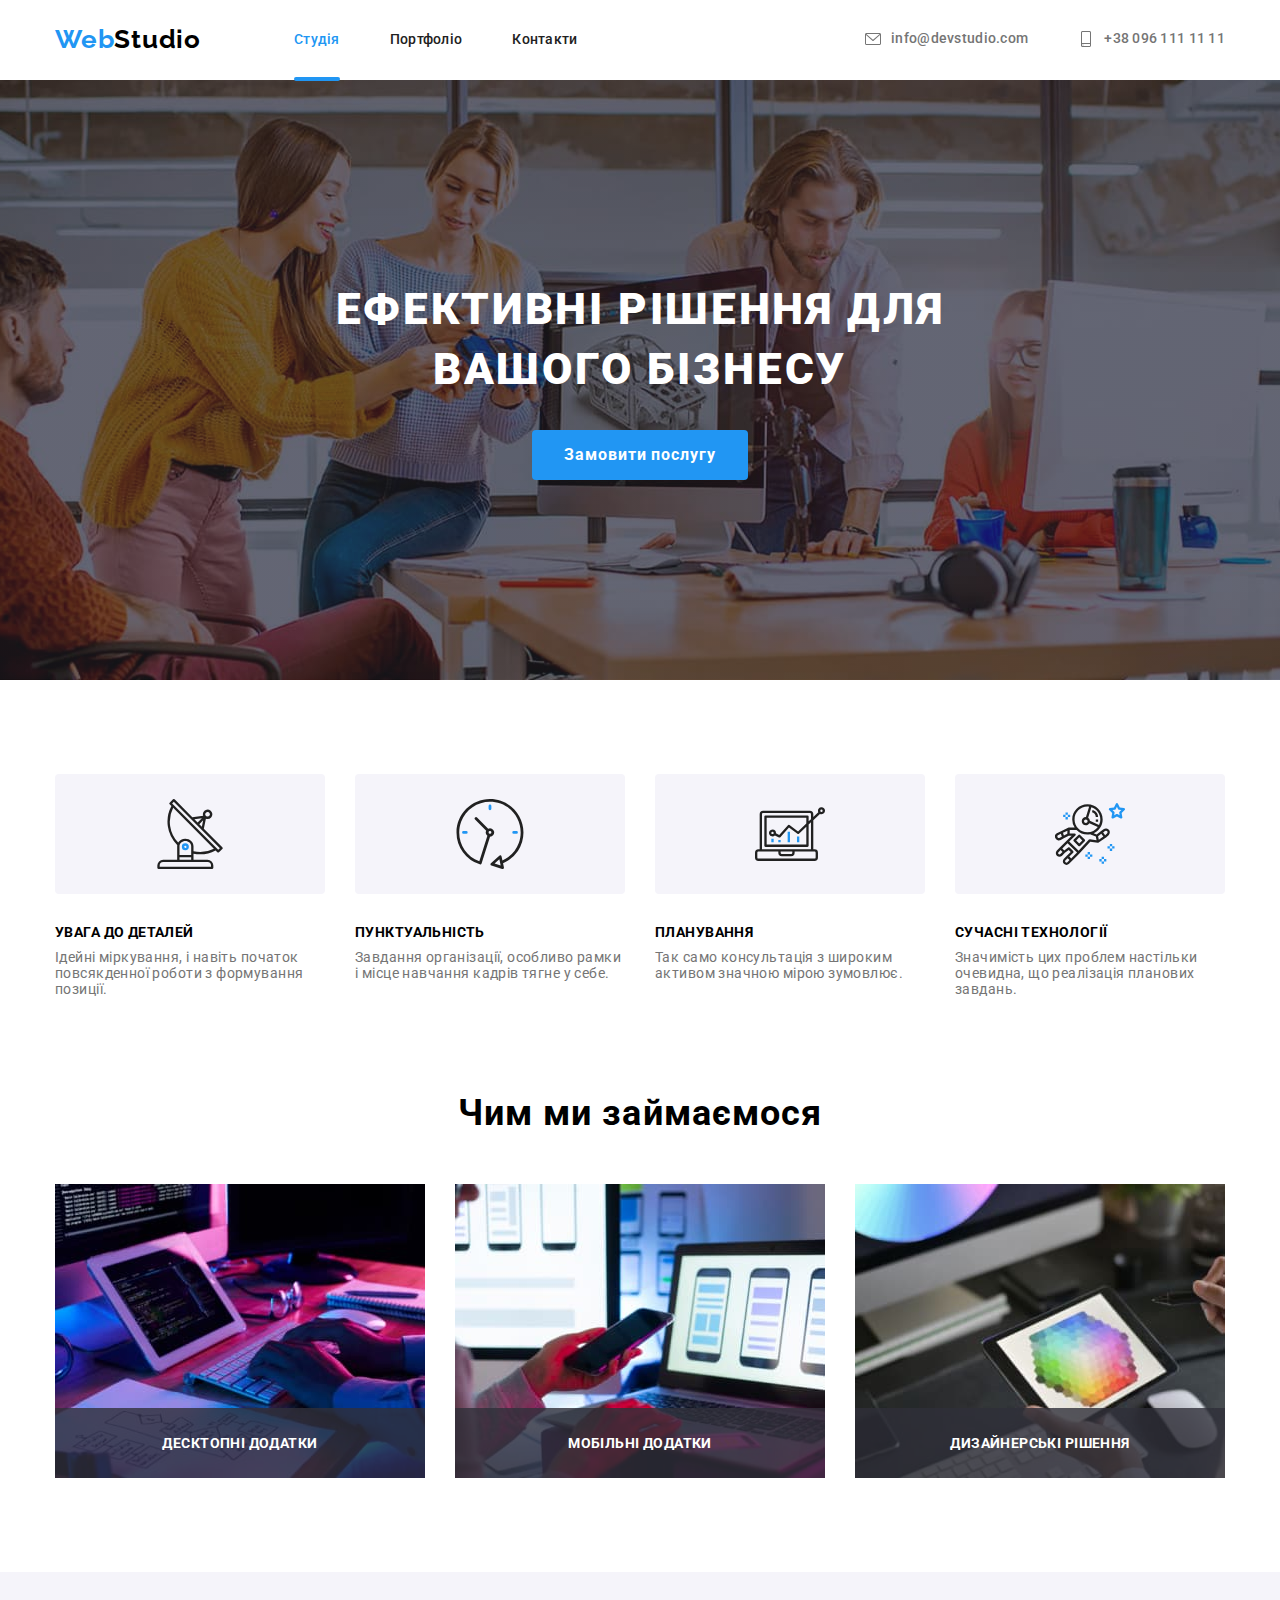
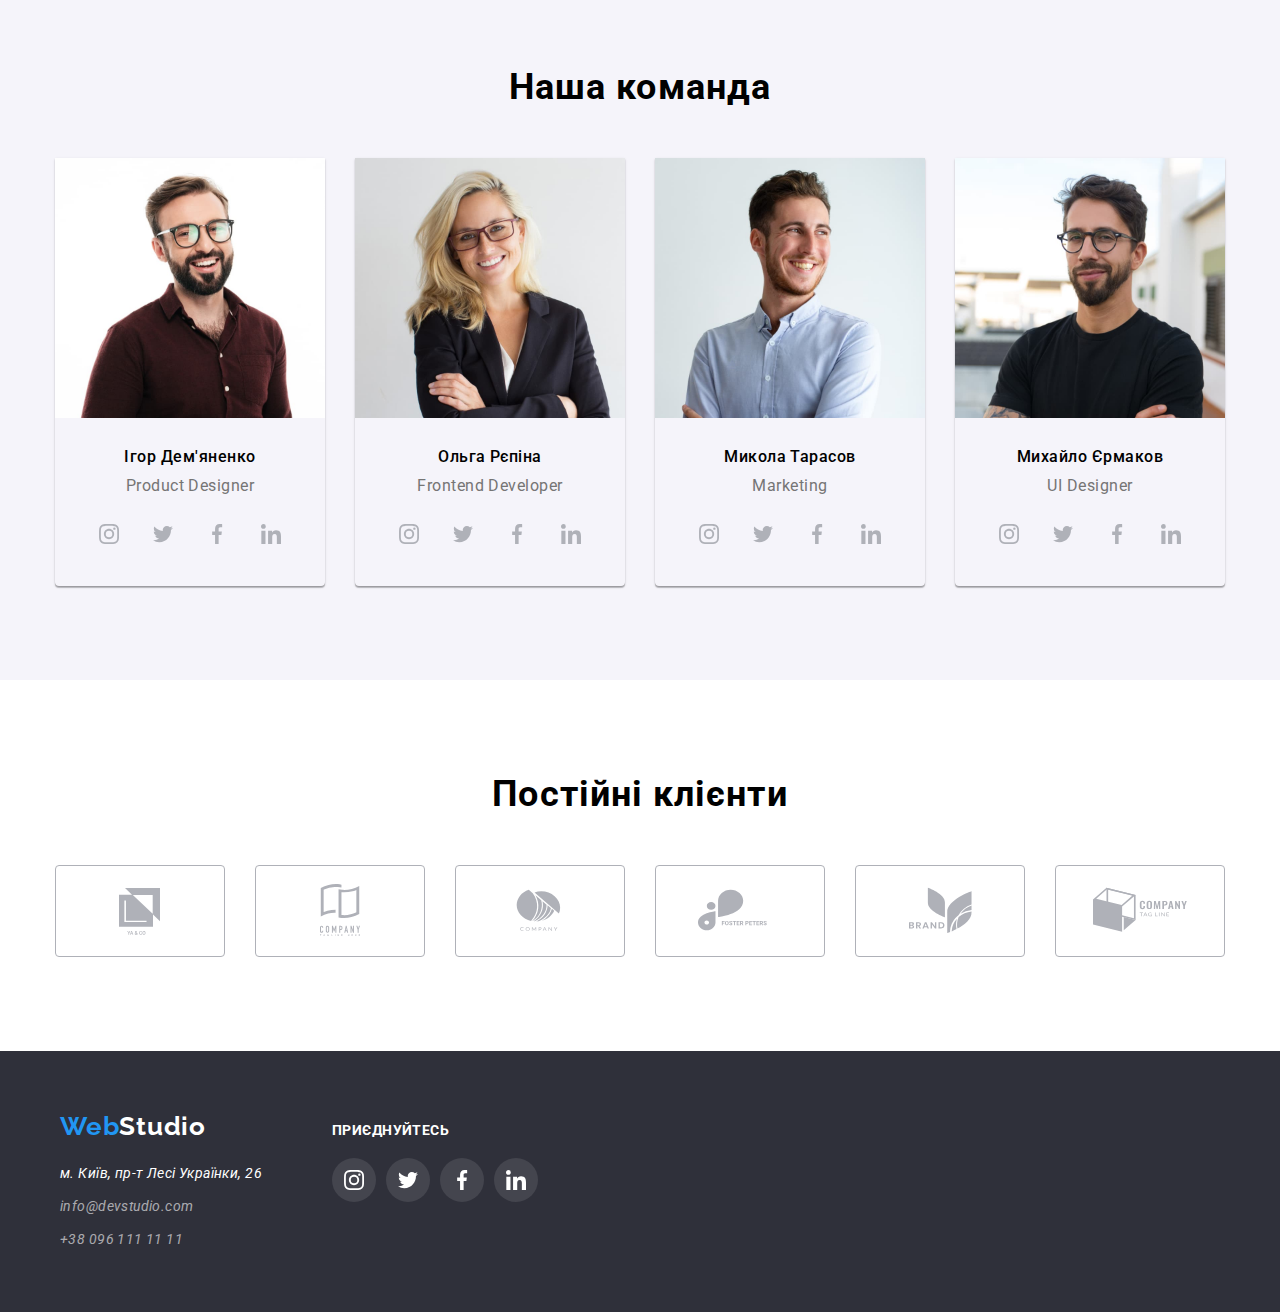
<file: index.html>
<!DOCTYPE html>
<html lang="uk">
  <head>
    <meta charset="UTF-8" />
    <meta http-equiv="X-UA-Compatible" content="IE=edge" />
    <meta name="viewport" content="width=device-width, initial-scale=1.0" />
    <title>WebStudio</title>
    <link
      href="https://cdn.jsdelivr.net/npm/modern-normalize@2.0.0/modern-normalize.min.css"
      rel="stylesheet"
    />
    <link rel="stylesheet" href="./styles-css/style.css" />
    <link rel="preconnect" href="https://fonts.googleapis.com" />
    <link rel="preconnect" href="https://fonts.gstatic.com" crossorigin />
    <link
      href="https://fonts.googleapis.com/css2?family=Raleway:wght@700&family=Roboto:wght@400;500;700;900&display=swap"
      rel="stylesheet"
    />
  </head>
  <body>
    <header class="header">
      <div class="container">
        <a class="logo-header link" href="./index.html"
          >Web<span class="header-logo-atribute">Studio</span></a
        >
        <nav class="header-nav">
          <ul class="header-nav-list list">
            <li class="header-item">
              <div class="header-adress-wrap">
                <a href="./index.html" class="header-link current">Студія</a>
              </div>
            </li>
            <li class="header-item">
              <a href="./portfolio.html" class="header-link">Портфоліо</a>
            </li>
            <li class="header-item">
              <a href="" class="header-link">Контакти</a>
            </li>
          </ul>
        </nav>
        <div class="header-contacts">
          <a href="mailto:info@devstudio.com" class="header-adress link"
            ><svg class="header-icon" width="16px" height="16px">
              <use href="./images/icons.svg#icon-mail"></use>
            </svg>
            info@devstudio.com</a
          >
          <a href="tel:+380961111111" class="header-adress link"
            ><svg class="header-icon" width="16px" height="16px">
              <use href="./images/icons.svg#icon-smartphone"></use></svg
            >+38 096 111 11 11</a
          >
        </div>
      </div>
    </header>

    <main>
      <section class="hero">
        <div class="container">
          <div class="title-container">
            <h1 class="hero-title">Ефективні рішення для вашого бізнесу</h1>
          </div>
          <button type="button" class="hero-btn" data-modal-open>
            Замовити послугу
          </button>
        </div>
      </section>
      <section class="benefits">
        <div class="container">
          <ul class="benefits-about list">
            <li class="benefits-about-item">
              <div class="benefits-thumb">
                <svg class="benefits-icon" width="70" height="70">
                  <use href="./images/icons.svg#icon-antenna"></use>
                </svg>
              </div>
              <h3 class="benefits-about-title">УВАГА ДО ДЕТАЛЕЙ</h3>
              <p class="benefits-about-text">
                Ідейні міркування, і навіть початок повсякденної роботи з
                формування позиції.
              </p>
            </li>
            <li class="benefits-about-item">
              <div class="benefits-thumb">
                <svg class="benefits-icon" width="70" height="70">
                  <use href="./images/icons.svg#icon-clock"></use>
                </svg>
              </div>
              <h3 class="benefits-about-title">ПУНКТУАЛЬНІСТЬ</h3>
              <p class="benefits-about-text">
                Завдання організації, особливо рамки і місце навчання кадрів
                тягне у себе.
              </p>
            </li>
            <li class="benefits-about-item">
              <div class="benefits-thumb">
                <svg class="benefits-icon" width="70" height="70">
                  <use href="./images/icons.svg#icon-diagram"></use>
                </svg>
              </div>
              <h3 class="benefits-about-title">ПЛАНУВАННЯ</h3>
              <p class="benefits-about-text">
                Так само консультація з широким активом значною мірою зумовлює.
              </p>
            </li>
            <li class="benefits-about-item">
              <div class="benefits-thumb">
                <svg class="benefits-icon" width="70" height="70">
                  <use href="./images/icons.svg#icon-astronaut"></use>
                </svg>
              </div>
              <h3 class="benefits-about-title">СУЧАСНІ ТЕХНОЛОГІЇ</h3>
              <p class="benefits-about-text">
                Значимість цих проблем настільки очевидна, що реалізація
                планових завдань.
              </p>
            </li>
          </ul>
        </div>
      </section>
      <section class="specialization">
        <div class="container">
          <h2 class="specialization-title">Чим ми займаємося</h2>
          <ul class="specialization-list list">
            <li class="specialization-list-item">
              <img
                src="./images/company-specialization-1.jpg"
                alt="Руки пишуть перед планшетом"
                width="370"
                height="294"
                class="specialization-list-img"
              />
              <div class="specialization-cover-box">
                <p class="specialization-cover-text">Десктопні додатки</p>
              </div>
            </li>
            <li class="specialization-list-item">
              <img
                src="./images/company-specialization-2.jpg"
                alt="Дивиться в телефон перед компьтерем"
                width="370"
                height="294"
                class="specialization-list-img"
              />
              <div class="specialization-cover-box">
                <p class="specialization-cover-text">Мобільні додатки</p>
              </div>
            </li>
            <li class="specialization-list-item">
              <img
                src="./images/company-specialization-3.jpg"
                alt="Кольорова палітра на планшеті"
                width="370"
                height="294"
                class="specialization-list-img"
              />
              <div class="specialization-cover-box">
                <p class="specialization-cover-text">Дизайнерські рішення</p>
              </div>
            </li>
          </ul>
        </div>
      </section>

      <section class="workers">
        <div class="container">
          <h2 class="workers-title">Наша команда</h2>
          <ul class="workers-list list">
            <li class="workers-member">
              <img
                src="./images/team-member-igor.jpg"
                alt="Ігор Дем'яненко"
                width="270"
                height="260"
                class="workers-member-img"
              />
              <h3 class="workers-member-title">Ігор Дем'яненко</h3>
              <p lang="en" class="workers-member-spec">Product Designer</p>
              <ul class="workers-soc-list list">
                <li class="workers-soc-item">
                  <a class="workers-member-link" href=""
                    ><svg class="workers-member-icon" width="20" height="20">
                      <use href="./images/icons.svg#icon-instagram"></use></svg
                  ></a>
                </li>
                <li class="workers-soc-item">
                  <a class="workers-member-link" href=""
                    ><svg class="workers-member-icon" width="20" height="20">
                      <use href="./images/icons.svg#icon-twitter"></use></svg
                  ></a>
                </li>
                <li class="workers-soc-item">
                  <a class="workers-member-link" href=""
                    ><svg class="workers-member-icon" width="20" height="20">
                      <use href="./images/icons.svg#icon-facebook"></use></svg
                  ></a>
                </li>
                <li class="workers-soc-item">
                  <a class="workers-member-link" href=""
                    ><svg class="workers-member-icon" width="20" height="20">
                      <use href="./images/icons.svg#icon-linkedin"></use></svg
                  ></a>
                </li>
              </ul>
            </li>
            <li class="workers-member">
              <img
                src="./images/team-member-olga.jpg"
                alt="Ольга Рєпіна"
                width="270"
                height="260"
                class="workers-member-img"
              />
              <h3 class="workers-member-title">Ольга Рєпіна</h3>
              <p lang="en" class="workers-member-spec">Frontend Developer</p>
              <ul class="workers-soc-list list">
                <li class="workers-soc-item">
                  <a class="workers-member-link" href=""
                    ><svg class="workers-member-icon" width="20" height="20">
                      <use href="./images/icons.svg#icon-instagram"></use></svg
                  ></a>
                </li>
                <li class="workers-soc-item">
                  <a class="workers-member-link" href=""
                    ><svg class="workers-member-icon" width="20" height="20">
                      <use href="./images/icons.svg#icon-twitter"></use></svg
                  ></a>
                </li>
                <li class="workers-soc-item">
                  <a class="workers-member-link" href=""
                    ><svg class="workers-member-icon" width="20" height="20">
                      <use href="./images/icons.svg#icon-facebook"></use></svg
                  ></a>
                </li>
                <li class="workers-soc-item">
                  <a class="workers-member-link" href=""
                    ><svg class="workers-member-icon" width="20" height="20">
                      <use href="./images/icons.svg#icon-linkedin"></use></svg
                  ></a>
                </li>
              </ul>
            </li>
            <li class="workers-member">
              <img
                src="./images/team-member-mukola.jpg"
                alt="Микола Тарасов"
                width="270"
                height="260"
                class="workers-member-img"
              />
              <h3 class="workers-member-title">Микола Тарасов</h3>
              <p lang="en" class="workers-member-spec">Marketing</p>
              <ul class="workers-soc-list list">
                <li class="workers-soc-item">
                  <a class="workers-member-link" href=""
                    ><svg class="workers-member-icon" width="20" height="20">
                      <use href="./images/icons.svg#icon-instagram"></use></svg
                  ></a>
                </li>
                <li class="workers-soc-item">
                  <a class="workers-member-link" href=""
                    ><svg class="workers-member-icon" width="20" height="20">
                      <use href="./images/icons.svg#icon-twitter"></use></svg
                  ></a>
                </li>
                <li class="workers-soc-item">
                  <a class="workers-member-link" href=""
                    ><svg class="workers-member-icon" width="20" height="20">
                      <use href="./images/icons.svg#icon-facebook"></use></svg
                  ></a>
                </li>
                <li class="workers-soc-item">
                  <a class="workers-member-link" href=""
                    ><svg class="workers-member-icon" width="20" height="20">
                      <use href="./images/icons.svg#icon-linkedin"></use></svg
                  ></a>
                </li>
              </ul>
            </li>
            <li class="workers-member">
              <img
                src="./images/team-member-mihaylo.jpg"
                alt="Михайло Єрмаков"
                width="270"
                height="260"
                class="workers-member-img"
              />
              <h3 class="workers-member-title">Михайло Єрмаков</h3>
              <p lang="en" class="workers-member-spec">UI Designer</p>
              <ul class="workers-soc-list list">
                <li class="workers-soc-item">
                  <a class="workers-member-link" href=""
                    ><svg class="workers-member-icon" width="20" height="20">
                      <use href="./images/icons.svg#icon-instagram"></use></svg
                  ></a>
                </li>
                <li class="workers-soc-item">
                  <a class="workers-member-link" href=""
                    ><svg class="workers-member-icon" width="20" height="20">
                      <use href="./images/icons.svg#icon-twitter"></use></svg
                  ></a>
                </li>
                <li class="workers-soc-item">
                  <a class="workers-member-link" href=""
                    ><svg class="workers-member-icon" width="20" height="20">
                      <use href="./images/icons.svg#icon-facebook"></use></svg
                  ></a>
                </li>
                <li class="workers-soc-item">
                  <a class="workers-member-link" href=""
                    ><svg class="workers-member-icon" width="20" height="20">
                      <use href="./images/icons.svg#icon-linkedin"></use></svg
                  ></a>
                </li>
              </ul>
            </li>
          </ul>
        </div>
      </section>
      <section class="clients">
        <div class="container">
          <h3 class="clients-title">Постійні клієнти</h3>
          <ul class="clients-list list">
            <li class="clients-list-item">
              <a href="" class="clients-list-link"
                ><svg class="clients-list-icon" width="106" height="106">
                  <use href="./images/icons.svg#icon-logo-1"></use></svg
              ></a>
            </li>
            <li class="clients-list-item">
              <a href="" class="clients-list-link"
                ><svg class="clients-list-icon" width="106" height="106">
                  <use href="./images/icons.svg#icon-logo-2"></use></svg
              ></a>
            </li>
            <li class="clients-list-item">
              <a href="" class="clients-list-link"
                ><svg class="clients-list-icon" width="106" height="106">
                  <use href="./images/icons.svg#icon-logo-3"></use></svg
              ></a>
            </li>
            <li class="clients-list-item">
              <a href="" class="clients-list-link"
                ><svg class="clients-list-icon" width="106" height="106">
                  <use href="./images/icons.svg#icon-logo-4"></use></svg
              ></a>
            </li>
            <li class="clients-list-item">
              <a href="" class="clients-list-link"
                ><svg class="clients-list-icon" width="106" height="106">
                  <use href="./images/icons.svg#icon-logo-5"></use></svg
              ></a>
            </li>
            <li class="clients-list-item">
              <a href="" class="clients-list-link"
                ><svg class="clients-list-icon" width="106" height="106">
                  <use href="./images/icons.svg#icon-logo-6"></use></svg
              ></a>
            </li>
          </ul>
        </div>
      </section>
    </main>

    <footer class="footer">
      <div class="footer-wrap">
        <div class="container">
          <section class="footer-contacts">
            <div class="logo-container">
              <a class="footer-logo link" href="./index.html"
                >Web<span class="footer-logo-atribute">Studio</span></a
              >
            </div>
            <ul class="footer-list list">
              <address class="footer-address link">
                <li class="footer-item">
                  <a href="" class="footer-map link"
                    >м. Київ, пр-т Лесі Українки, 26</a
                  >
                </li>
                <li class="footer-item">
                  <a href="mailto:info@devstudio.com" class="footer-link link"
                    >info@devstudio.com</a
                  >
                </li>
                <li class="footer-item">
                  <a href="tell:+380961111111" class="footer-link link"
                    >+38 096 111 11 11</a
                  >
                </li>
              </address>
            </ul>
          </section>
          <section class="footer-soc">
            <h4 class="footer-soc-title">приєднуйтесь</h4>
            <ul class="footer-soc-list list">
              <li class="footer-soc-item">
                <a class="footer-soc-link" href=""
                  ><svg class="footer-soc-icon" width="20" height="20">
                    <use href="./images/icons.svg#icon-instagram"></use></svg
                ></a>
              </li>
              <li class="footer-soc-item">
                <a class="footer-soc-link" href=""
                  ><svg class="footer-soc-icon" width="20" height="20">
                    <use href="./images/icons.svg#icon-twitter"></use></svg
                ></a>
              </li>
              <li class="footer-soc-item">
                <a class="footer-soc-link" href=""
                  ><svg class="footer-soc-icon" width="20" height="20">
                    <use href="./images/icons.svg#icon-facebook"></use></svg
                ></a>
              </li>
              <li class="footer-soc-item">
                <a class="footer-soc-link" href=""
                  ><svg class="footer-soc-icon" width="20" height="20">
                    <use href="./images/icons.svg#icon-linkedin"></use></svg
                ></a>
              </li>
            </ul>
          </section>
        </div>
      </div>
    </footer>
    <div class="backdrop is-hidden" data-modal>
      <div class="modal">
        <a href="" class="modal-close modal-link" data-modal-close>
          <svg class="modal-icon" width="18" height="18">
            <use href="./images/icons.svg#icon-close"></use>
          </svg>
        </a>
      </div>
    </div>
    <script src="./js/modal.js"></script>
  </body>
</html>
</file>
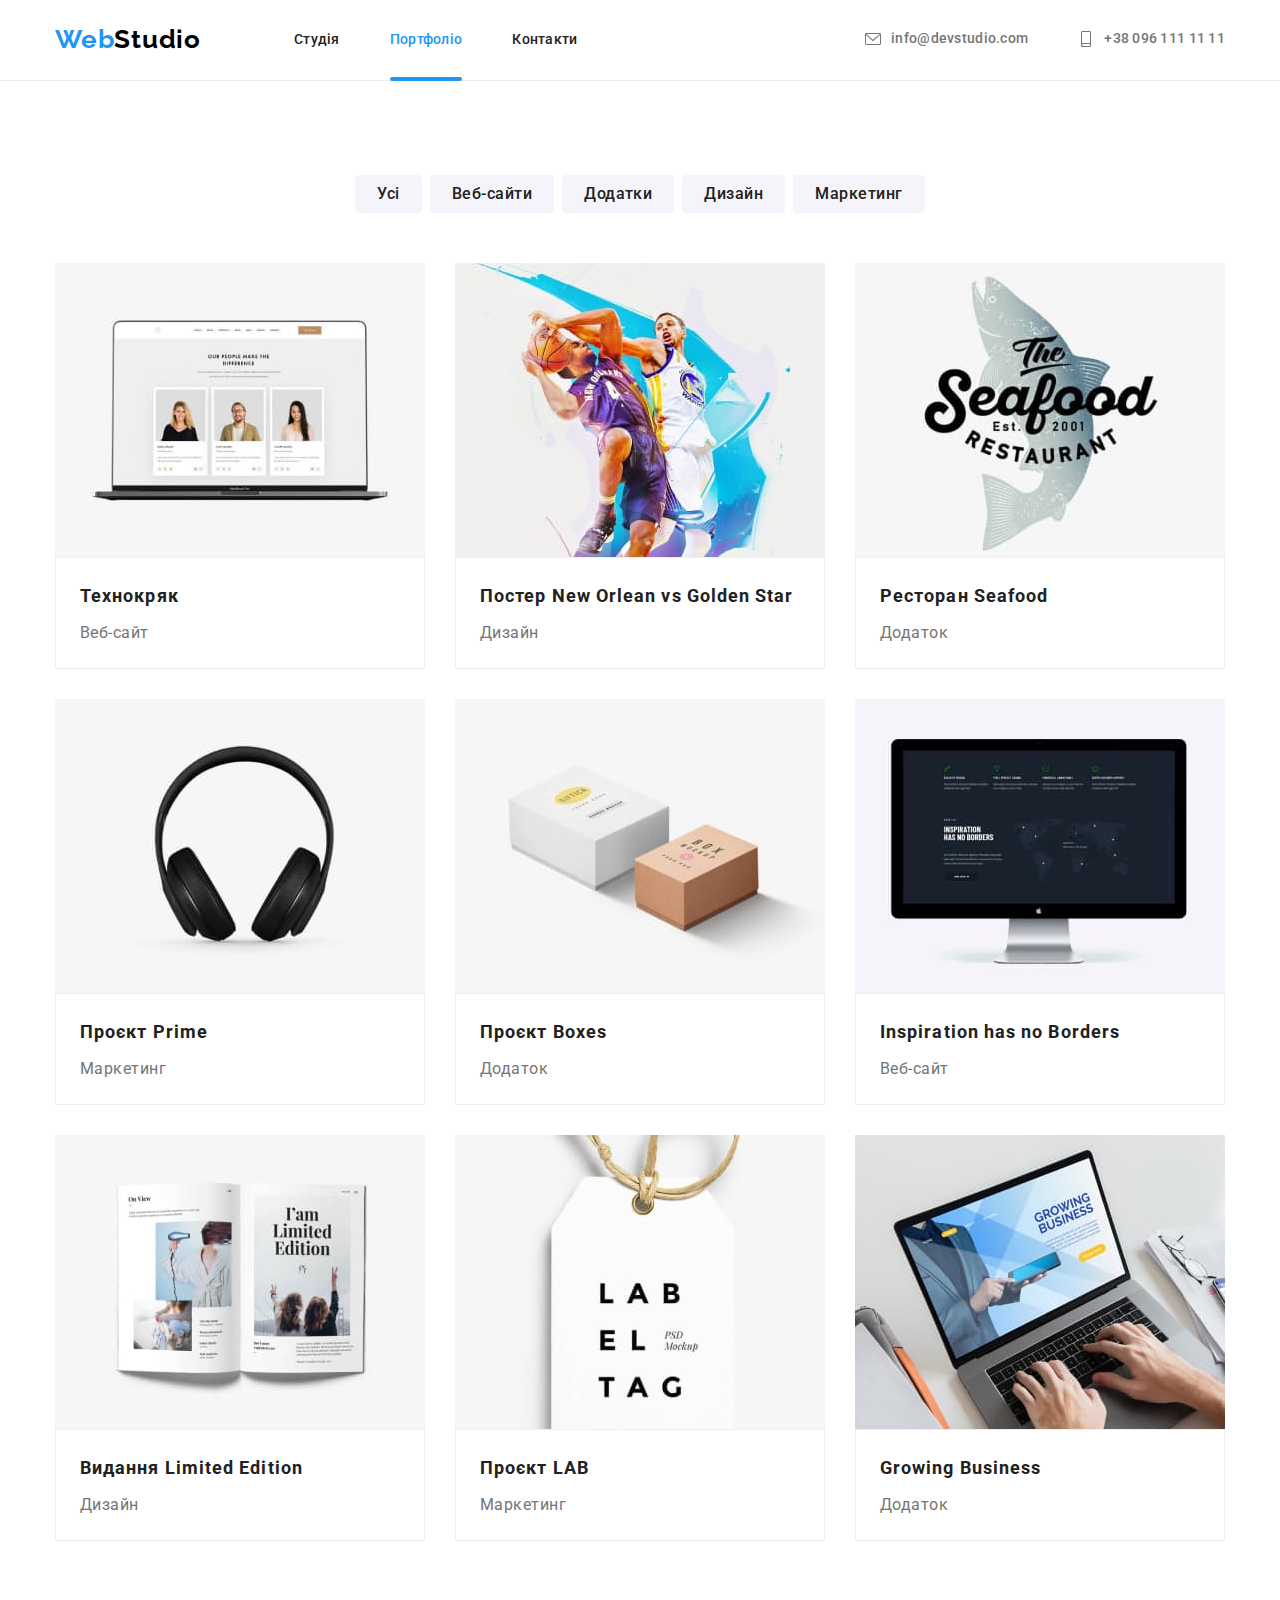
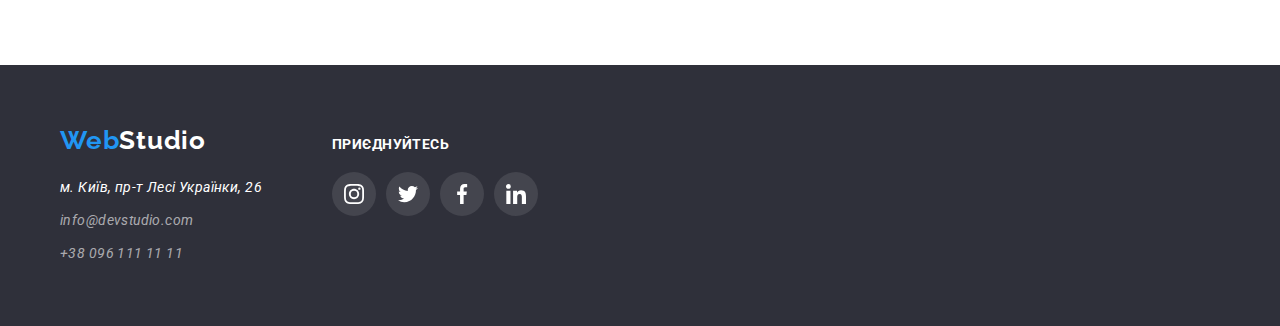
<file: portfolio.html>
<!DOCTYPE html>
<html lang="uk">
  <head>
    <meta charset="UTF-8" />
    <meta http-equiv="X-UA-Compatible" content="IE=edge" />
    <meta name="viewport" content="width=device-width, initial-scale=1.0" />
    <title>WebStudio</title>
    <link
      href="https://cdn.jsdelivr.net/npm/modern-normalize@2.0.0/modern-normalize.min.css"
      rel="stylesheet"
    />
    <link rel="stylesheet" href="./styles-css/style.css" />
    <link rel="preconnect" href="https://fonts.googleapis.com" />
    <link rel="preconnect" href="https://fonts.gstatimagesm" crossorigin />
    <link
      href="https://fonts.googleapis.com/css2?family=Raleway:wght@700&family=Roboto:wght@400;500;700;900&display=swap"
      rel="stylesheet"
    />
  </head>

  <body>
    <header class="header">
      <div class="container">
        <a class="logo-header link" href="./index.html"
          >Web<span class="header-logo-atribute">Studio</span></a
        >
        <nav class="header-nav">
          <ul class="header-nav-list list">
            <li class="header-item">
              <a href="./index.html" class="header-link">Студія</a>
            </li>
            <li class="header-item">
              <div class="header-adress-wrap">
                <a href="./portfolio.html" class="header-link current"
                  >Портфоліо</a
                >
              </div>
            </li>
            <li class="header-item">
              <a href="" class="header-link">Контакти</a>
            </li>
          </ul>
        </nav>
        <div class="header-contacts">
          <a href="mailto:info@devstudio.com" class="header-adress link"
            ><svg class="header-icon" width="16px" height="16px">
              <use href="./images/icons.svg#icon-mail"></use>
            </svg>
            info@devstudio.com</a
          >
          <a href="tel:+380961111111" class="header-adress link"
            ><svg class="header-icon" width="16px" height="16px">
              <use href="./images/icons.svg#icon-smartphone"></use></svg
            >+38 096 111 11 11</a
          >
        </div>
      </div>
    </header>
    <main>
      <section class="projects">
        <div class="container">
          <ul class="projects-list list">
            <li class="project-list-item">
              <button type="button" class="projects-list-button">Усі</button>
            </li>
            <li class="project-list-item">
              <button type="button" class="projects-list-button">
                Веб-сайти
              </button>
            </li>
            <li class="project-list-item">
              <button type="button" class="projects-list-button">
                Додатки
              </button>
            </li>
            <li class="project-list-item">
              <button type="button" class="projects-list-button">Дизайн</button>
            </li>
            <li class="project-list-item">
              <button type="button" class="projects-list-button">
                Маркетинг
              </button>
            </li>
          </ul>
          <ul class="projects-items">
            <li class="projects-items-item list">
              <a href="" class="projects-items-link link">
                <div class="projects-thumb">
                  <img
                    src="./images/projects-1.jpg"
                    alt="Ноутбук з сайтом на єкрані"
                    width="370"
                    height="294"
                  />
                  <div class="prejects-cover-box">
                    <p class="projects-cover-text">
                      Ресурс пропонує комплексні пропозиції з різним рівнем
                      функціоналу та сервісів. Все це дозволить відвідувачу
                      отримати вичерпні відомості про компанію чи приватну
                      особу.
                    </p>
                  </div>
                </div>
                <div class="photo-discribtion">
                  <h4 class="projects-items-title">Технокряк</h4>
                  <p class="projects-items-text">Веб-сайт</p>
                </div>
              </a>
            </li>
            <li class="projects-items-item list">
              <a href="" class="projects-items-link link">
                <div class="projects-thumb">
                  <img
                    src="./images/projects-2.jpg"
                    alt="Баскетболісти"
                    width="370"
                    height="294"
                  />
                  <div class="prejects-cover-box">
                    <p class="projects-cover-text">
                      Ресурс пропонує комплексні пропозиції з різним рівнем
                      функціоналу та сервісів. Все це дозволить відвідувачу
                      отримати вичерпні відомості про компанію чи приватну
                      особу.
                    </p>
                  </div>
                </div>
                <div class="photo-discribtion">
                  <h4 lang="en" class="projects-items-title">
                    Постер New Orlean vs Golden Star
                  </h4>
                  <p class="projects-items-text">Дизайн</p>
                </div>
              </a>
            </li>
            <li class="projects-items-item list">
              <a href="" class="projects-items-link link">
                <div class="projects-thumb">
                  <img
                    src="./images/projects-3.jpg"
                    alt="Логотип ресторану"
                    width="370"
                    height="294"
                  />
                  <div class="prejects-cover-box">
                    <p class="projects-cover-text">
                      Ресурс пропонує комплексні пропозиції з різним рівнем
                      функціоналу та сервісів. Все це дозволить відвідувачу
                      отримати вичерпні відомості про компанію чи приватну
                      особу.
                    </p>
                  </div>
                </div>
                <div class="photo-discribtion">
                  <h4 lang="en" class="projects-items-title">
                    Ресторан Seafood
                  </h4>
                  <p class="projects-items-text">Додаток</p>
                </div>
              </a>
            </li>
            <li class="projects-items-item list">
              <a href="" class="projects-items-link link">
                <div class="projects-thumb">
                  <img
                    src="./images/projects-4.jpg"
                    alt="Навушники"
                    width="370"
                    height="294"
                  />
                  <div class="prejects-cover-box">
                    <p class="projects-cover-text">
                      Ресурс пропонує комплексні пропозиції з різним рівнем
                      функціоналу та сервісів. Все це дозволить відвідувачу
                      отримати вичерпні відомості про компанію чи приватну
                      особу.
                    </p>
                  </div>
                </div>
                <div class="photo-discribtion">
                  <h4 lang="en" class="projects-items-title">Проєкт Prime</h4>
                  <p class="projects-items-text">Маркетинг</p>
                </div>
              </a>
            </li>
            <li class="projects-items-item list">
              <a href="" class="projects-items-link link">
                <div class="projects-thumb">
                  <img
                    src="./images/projects-5.jpg"
                    alt="Дві коробки"
                    width="370"
                    height="294"
                  />
                  <div class="prejects-cover-box">
                    <p class="projects-cover-text">
                      Ресурс пропонує комплексні пропозиції з різним рівнем
                      функціоналу та сервісів. Все це дозволить відвідувачу
                      отримати вичерпні відомості про компанію чи приватну
                      особу.
                    </p>
                  </div>
                </div>
                <div class="photo-discribtion">
                  <h4 lang="en" class="projects-items-title">Проєкт Boxes</h4>
                  <p class="projects-items-text">Додаток</p>
                </div>
              </a>
            </li>
            <li class="projects-items-item list">
              <a href="" class="projects-items-link link">
                <div class="projects-thumb">
                  <img
                    src="./images/projects-6.jpg"
                    alt="монітор з сайтом на єкрані"
                    width="370"
                    height="294"
                  />
                  <div class="prejects-cover-box">
                    <p class="projects-cover-text">
                      Ресурс пропонує комплексні пропозиції з різним рівнем
                      функціоналу та сервісів. Все це дозволить відвідувачу
                      отримати вичерпні відомості про компанію чи приватну
                      особу.
                    </p>
                  </div>
                </div>
                <div class="photo-discribtion">
                  <h4 lang="en" class="projects-items-title">
                    Inspiration has no Borders
                  </h4>
                  <p class="projects-items-text">Веб-сайт</p>
                </div>
              </a>
            </li>
            <li class="projects-items-item list">
              <a href="" class="projects-items-link link">
                <div class="projects-thumb">
                  <img
                    src="./images/projects-7.jpg"
                    alt="Книга limeted edition"
                    width="370"
                    height="294"
                  />
                  <div class="prejects-cover-box">
                    <p class="projects-cover-text">
                      Ресурс пропонує комплексні пропозиції з різним рівнем
                      функціоналу та сервісів. Все це дозволить відвідувачу
                      отримати вичерпні відомості про компанію чи приватну
                      особу.
                    </p>
                  </div>
                </div>
                <div class="photo-discribtion">
                  <h4 lang="en" class="projects-items-title">
                    Видання Limited Edition
                  </h4>
                  <p class="projects-items-text">Дизайн</p>
                </div>
              </a>
            </li>
            <li class="projects-items-item list">
              <a href="" class="projects-items-link link">
                <div class="projects-thumb">
                  <img
                    src="./images/projects-8.jpg"
                    alt="Логотип проєкта LAB"
                    width="370"
                    height="294"
                  />
                  <div class="prejects-cover-box">
                    <p class="projects-cover-text">
                      Ресурс пропонує комплексні пропозиції з різним рівнем
                      функціоналу та сервісів. Все це дозволить відвідувачу
                      отримати вичерпні відомості про компанію чи приватну
                      особу.
                    </p>
                  </div>
                </div>
                <div class="photo-discribtion">
                  <h4 lang="en" class="projects-items-title">Проєкт LAB</h4>
                  <p class="projects-items-text">Маркетинг</p>
                </div>
              </a>
            </li>
            <li class="projects-items-item list">
              <a href="" class="projects-items-link link">
                <div class="projects-thumb">
                  <img
                    src="./images/projects-9.jpg"
                    alt="Ноутбук з сайтом на єкрані"
                    width="370"
                    height="294"
                  />
                  <div class="prejects-cover-box">
                    <p class="projects-cover-text">
                      Ресурс пропонує комплексні пропозиції з різним рівнем
                      функціоналу та сервісів. Все це дозволить відвідувачу
                      отримати вичерпні відомості про компанію чи приватну
                      особу.
                    </p>
                  </div>
                </div>
                <div class="photo-discribtion">
                  <h4 lang="en" class="projects-items-title">
                    Growing Business
                  </h4>
                  <p class="projects-items-text">Додаток</p>
                </div>
              </a>
            </li>
          </ul>
        </div>
      </section>
    </main>

    <footer class="footer">
      <div class="footer-wrap">
        <div class="container">
          <section class="footer-contacts">
            <div class="logo-container">
              <a class="footer-logo link" href="./index.html"
                >Web<span class="footer-logo-atribute">Studio</span></a
              >
            </div>
            <ul class="footer-list list">
              <address class="footer-address link">
                <li class="footer-item">
                  <a href="" class="footer-map link"
                    >м. Київ, пр-т Лесі Українки, 26</a
                  >
                </li>
                <li class="footer-item">
                  <a href="mailto:info@devstudio.com" class="footer-link link"
                    >info@devstudio.com</a
                  >
                </li>
                <li class="footer-item">
                  <a href="tell:+380961111111" class="footer-link link"
                    >+38 096 111 11 11</a
                  >
                </li>
              </address>
            </ul>
          </section>
          <section class="footer-soc">
            <h4 class="footer-soc-title">приєднуйтесь</h4>
            <ul class="footer-soc-list list">
              <li class="footer-soc-item">
                <a class="footer-soc-link" href=""
                  ><svg class="footer-soc-icon" width="20" height="20">
                    <use href="./images/icons.svg#icon-instagram"></use></svg
                ></a>
              </li>
              <li class="footer-soc-item">
                <a class="footer-soc-link" href=""
                  ><svg class="footer-soc-icon" width="20" height="20">
                    <use href="./images/icons.svg#icon-twitter"></use></svg
                ></a>
              </li>
              <li class="footer-soc-item">
                <a class="footer-soc-link" href=""
                  ><svg class="footer-soc-icon" width="20" height="20">
                    <use href="./images/icons.svg#icon-facebook"></use></svg
                ></a>
              </li>
              <li class="footer-soc-item">
                <a class="footer-soc-link" href=""
                  ><svg class="footer-soc-icon" width="20" height="20">
                    <use href="./images/icons.svg#icon-linkedin"></use></svg
                ></a>
              </li>
            </ul>
          </section>
        </div>
      </div>
    </footer>
  </body>
</html>
</file>
<file: styles-css/style.css>
* {
  box-sizing: border-box;
}
:root {
  --header-color: #212121;
  --text-color: #757575;
  --white-color: #ffffff;
  --second-title-color: #212121;
  --atribute-color: #2196f3;
}
p,
h1,
h2,
h3,
h4,
h5,
h6 {
  margin: 0;
}
ul,
ol {
  margin: 0;
  padding-left: 0;
}
body {
  font-family: "Roboto", sans-sefrif;
  background-color: var(--white-color);
}
img {
  display: block;
}
.list {
  list-style: none;
}

.link {
  text-decoration: none;
}
.container {
  width: 1170px;
  margin-left: 15px;
  margin-right: 15px;
  margin: 0 auto;
}
/*------------HEADER-------------*/
.header .container {
  display: flex;
  align-items: center;
}
.header {
  padding: 24px 0 25px 0;
}
.logo-header {
  font-family: "Raleway";
  font-weight: 700;
  font-size: 26px;
  line-height: 1.19;
  letter-spacing: 0.03em;
  color: var(--atribute-color);

  margin-right: 93px;
}
.header-logo-atribute {
  color: #000000;
}
.header-nav-list {
  display: flex;
}
.header-link {
  font-weight: 500;
  font-size: 14px;
  line-height: 1.14;
  letter-spacing: 0.02em;
  color: var(--header-color);
  text-decoration: none;

  transition-property: color;
  transition-duration: 250ms;
  transition-timing-function: cubic-bezier(0.4, 0, 0.2, 1);
}
.header-adress-wrap {
  position: relative;
}
.current {
  color: var(--atribute-color);
}
.current::before {
  content: "";
  position: absolute;
  bottom: -32px;
  width: 100%;
  height: 4px;
  background: currentColor;
  border-radius: 2px;
}
.header-item:not(:last-child) {
  margin-right: 50px;
}

.header-link:hover,
.header-link:focus {
  color: var(--atribute-color);
}

.header-adress {
  font-weight: 500;
  font-size: 14px;
  line-height: 1.14;
  letter-spacing: 0.02em;
  color: var(--text-color);
  display: flex;
  align-items: center;

  transition-property: color;
  transition-duration: 250ms;
  transition-timing-function: cubic-bezier(0.4, 0, 0.2, 1);
}
.header-icon {
  fill: currentColor;
  margin-right: 10px;

  transition-property: fill;
  transition-duration: 250ms;
  transition-timing-function: cubic-bezier(0.4, 0, 0.2, 1);
}
.header-icon:hover {
  fill: currentColor;
}
.header-contacts {
  margin-left: auto;
  display: flex;
}
.header-adress:not(:last-child) {
  margin-right: 50px;
}

.header-adress:hover,
.header-adress:focus {
  color: var(--atribute-color);
}
.hero {
  background-color: #2f303a;
}
/*------------HERO-------------*/
.hero {
  padding-top: 200px;
  padding-bottom: 200px;
  background-image: linear-gradient(
      rgba(47, 48, 58, 0.4),
      rgba(47, 48, 58, 0.4)
    ),
    url(../images/header-bgr-image.jpg);
  background-size: cover;
  background-position: center;
  background-repeat: no-repeat;
}
.title-container {
  width: 696px;
  text-align: center;
  margin: 0 auto;
}
.hero-title {
  font-weight: 900;
  font-size: 44px;
  line-height: 1.36;
  letter-spacing: 0.06em;
  text-transform: uppercase;
  color: var(--white-color);

  margin-bottom: 30px;
}
.hero-btn {
  font-weight: 700;
  font-size: 16px;
  line-height: 1.88;
  display: flex;
  letter-spacing: 0.06em;
  color: var(--white-color);
  background-color: var(--atribute-color);
  border-radius: 4px;
  margin: 0 auto;
  cursor: pointer;

  border: none;
  padding: 10px 32px;

  transition-property: background-color, filter;
  transition-duration: 250ms;
  transition-timing-function: cubic-bezier(0.4, 0, 0.2, 1);
}
.hero-btn:hover,
.hero-btn:focus {
  background: #188ce8;
  filter: drop-shadow(0px 4px 4px rgba(0, 0, 0, 0.25));
}
/*------------BENEFITS-------------*/
.benefits {
  padding-top: 94px;
  padding-bottom: 94px;
}
.benefits-about {
  display: flex;
}
.benefits-thumb {
  height: 120px;
  background-color: #f5f4fa;
  margin-bottom: 30px;
  border-radius: 4px;
  display: flex;
  justify-content: center;
  align-items: center;
}
.benefits-about-item:last-child {
  margin: 0;
}
.benefits-about-title {
  font-weight: 700;
  font-size: 14px;
  line-height: 16px;
  letter-spacing: 0.03em;
  text-transform: uppercase;

  max-width: 270px;
  margin-bottom: 10px;
}
.benefits-about-item {
  width: calc((100% - 90px) / 4);
  margin-right: 30px;
}
.benefits-about-text {
  font-size: 14px;
  line-height: 1.14;
  letter-spacing: 0.03em;
  color: var(--text-color);
}
/*------------SPECIALIZATION-------------*/
.specialization {
  padding-bottom: 94px;
}
.specialization-list {
  display: flex;
}
.specialization-list-item {
  position: relative;

  width: calc((100% - 60px) / 3);
  margin-right: 30px;
}
.specialization-title {
  font-weight: 700;
  font-size: 36px;
  line-height: 1.17;
  text-align: center;
  letter-spacing: 0.03em;

  margin-bottom: 50px;
}
.specialization-cover-box {
  position: absolute;
  bottom: 0;

  width: 100%;
  height: 70px;
  background-color: rgba(47, 48, 58, 0.8);
}
.specialization-cover-text {
  position: absolute;
  top: 50%;
  left: 50%;
  transform: translate(-50%, -50%);

  font-weight: 700;
  font-size: 14px;
  line-height: 16px;
  text-align: center;
  letter-spacing: 0.03em;
  text-transform: uppercase;

  color: var(--white-color);
}
/*------------WORKERS-------------*/
.workers {
  background: #f5f4fa;
  padding: 94px 0;
}
.workers-list {
  display: flex;
}
.workers-member {
  width: calc((100% - 90px) / 4);
  margin-right: 30px;
  text-align: center;
  box-shadow: 0px 1px 3px rgba(0, 0, 0, 0.12), 0px 1px 1px rgba(0, 0, 0, 0.14),
    0px 2px 1px rgba(0, 0, 0, 0.2);
  border-radius: 0px 0px 4px 4px;
}
.workers-title {
  font-weight: 700;
  font-size: 36px;
  line-height: 1.17;
  text-align: center;
  letter-spacing: 0.03em;

  margin-bottom: 50px;
}
.workers-member-img {
  margin-bottom: 30px;
}
.workers-member-title {
  font-weight: 500;
  font-size: 16px;
  line-height: 1.18;
  text-align: center;
  letter-spacing: 0.03em;
  margin-bottom: 10px;
}
.workers-member-spec {
  font-size: 16px;
  line-height: 1.18;
  letter-spacing: 0.03em;
  color: var(--text-color);
  margin-bottom: 16px;
}
.workers-soc-list {
  display: flex;
  justify-content: center;
  margin-bottom: 30px;
}
.workers-member-link {
  width: 44px;
  height: 44px;
  display: flex;
  align-items: center;
  justify-content: center;
  border-radius: 50%;

  transition-property: background-color, background;
  transition-duration: 250ms;
  transition-timing-function: cubic-bezier(0.4, 0, 0.2, 1);
}
.workers-member-icon {
  fill: #afb1b8;

  transition-property: fill;
  transition-duration: 250ms;
  transition-timing-function: cubic-bezier(0.4, 0, 0.2, 1);
}
.workers-member-link:hover,
.workers-member-link:focus {
  background-color: var(--atribute-color);
}
.workers-member-link:hover .workers-member-icon,
.workers-member-link:focus .workers-member-icon {
  fill: var(--white-color);
}
.workers-soc-item:not(:last-child) {
  margin-right: 10px;
}
/*------------CLIENTS-------------*/
.clients {
  padding: 94px 0;
}
.clients-title {
  font-weight: 700;
  font-size: 36px;
  line-height: 1.16;
  text-align: center;
  letter-spacing: 0.03em;
  margin-bottom: 50px;
}
.clients-list {
  display: flex;
  justify-content: center;
}
.clients-list-item:not(:last-child) {
  margin-right: 30px;
}
.clients-list-link {
  width: 170px;
  height: 92px;
  border: 1px solid #afb1b8;
  border-radius: 4px;
  display: flex;
  align-items: center;
  justify-content: center;

  transition-property: border;
  transition-duration: 250ms;
  transition-timing-function: cubic-bezier(0.4, 0, 0.2, 1);
}
.clients-list-icon {
  fill: #afb1b8;

  transition-property: fill;
  transition-duration: 250ms;
  transition-timing-function: cubic-bezier(0.4, 0, 0.2, 1);
}
.clients-list-link:hover,
.clients-list-link:focus {
  border: 1px solid var(--atribute-color);
}
.clients-list-link:hover .clients-list-icon,
.clients-list-link:focus .clients-list-icon {
  fill: var(--atribute-color);
}
/*------------FOOTER-------------*/
.footer {
  background-color: #2f303a;

  padding: 60px;
}
.footer-item:not(:last-child) {
  margin-bottom: 9px;
}
.logo-container {
  margin-bottom: 20px;
}
.footer-item .footer-adress {
  margin-bottom: 20px;
}
.footer-logo {
  font-family: "Raleway";
  font-weight: 700;
  font-size: 26px;
  line-height: 1.19;
  letter-spacing: 0.03em;
  color: var(--atribute-color);
}
.footer-logo-atribute {
  color: var(--white-color);
}
.footer-map {
  font-size: 14px;
  line-height: 1.71;
  letter-spacing: 0.03em;
  color: var(--white-color);

  transition-property: color;
  transition-duration: 250ms;
  transition-timing-function: cubic-bezier(0.4, 0, 0.2, 1);
}
.footer-link {
  font-size: 14px;
  line-height: 1.71;
  letter-spacing: 0.03em;
  color: rgba(255, 255, 255, 0.6);

  transition-property: color;
  transition-duration: 250ms;
  transition-timing-function: cubic-bezier(0.4, 0, 0.2, 1);
}
.footer-link:not(:last-child) {
  margin-bottom: 9px;
}
.footer-map:hover,
.footer-map:focus {
  color: var(--atribute-color);
}
.footer-link:hover,
.footer-link:focus {
  color: var(--atribute-color);
}
.footer-wrap .container {
  display: flex;
  align-items: baseline;
}
.footer-soc-list {
  display: flex;
}
.footer-contacts {
  margin-right: 70px;
}
.footer-soc-link {
  width: 44px;
  height: 44px;
  display: flex;
  align-items: center;
  justify-content: center;
  background: rgba(255, 255, 255, 0.1);
  border-radius: 50%;

  transition-property: background-color;
  transition-duration: 250ms;
  transition-timing-function: cubic-bezier(0.4, 0, 0.2, 1);
}
.footer-soc-link:hover,
.footer-soc-link:focus {
  border-radius: 50%;
  background: var(--atribute-color);
}
.footer-soc-item:not(:last-child) {
  margin-right: 10px;
}
.footer-soc-icon {
  fill: var(--white-color);
}
.footer-soc-title {
  font-weight: 700;
  font-size: 14px;
  line-height: 16px;
  letter-spacing: 0.03em;
  text-transform: uppercase;
  color: var(--white-color);
  margin-bottom: 20px;
}
/*------------SECOND-PAGE(SECTION)-------------*/
.projects {
  padding-bottom: 94px;
  padding-top: 94px;
  border-top: 1px solid #ececec;
}
.photo-discribtion {
  border: #eeeeee solid 1px;
  padding: 20px 24px;
}
.projects-list {
  display: flex;
  justify-content: center;
  margin-bottom: 50px;
}
.project-list-item:not(:last-child) {
  margin-right: 8px;
}
.projects-list-button {
  font-weight: 500;
  font-size: 16px;
  line-height: 1.62;
  letter-spacing: 0.03em;
  color: var(--second-title-color);
  background: #f5f4fa;
  padding: 6px 22px;
  cursor: pointer;

  border: none;
  border-radius: 4px;

  transition-property: color, background, box-shadow;
  transition-duration: 250ms;
  transition-timing-function: cubic-bezier(0.4, 0, 0.2, 1);
}
.projects-list-button:hover,
.projects-list-button:focus {
  color: var(--white-color);
  background: var(--atribute-color);
  box-shadow: 0px 3px 1px rgba(0, 0, 0, 0.1), 0px 1px 2px rgba(0, 0, 0, 0.08),
    0px 2px 2px rgba(0, 0, 0, 0.12);
}
.projects-items {
  display: flex;
  flex-wrap: wrap;
}
.projects-items-item {
  width: calc((100% - 60px) / 3);
  margin-right: 30px;
  margin-bottom: 30px;

  transition-property: box-shadow;
  transition-duration: 250ms;
  transition-timing-function: cubic-bezier(0.4, 0, 0.2, 1);
}
.projects-items-item:hover,
.projects-items-item:focus {
  box-shadow: 0px 1px 1px rgba(0, 0, 0, 0.12), 0px 4px 4px rgba(0, 0, 0, 0.06),
    1px 4px 6px rgba(0, 0, 0, 0.16);
}
.projects-thumb {
  position: relative;
  overflow: hidden;
}
.prejects-cover-box {
  position: absolute;
  left: 0;
  top: 0;
  transform: translateY(100%);

  display: flex;

  width: 100%;
  height: 100%;
  background: rgba(33, 150, 243, 0.9);

  transition-property: transform;
  transition-duration: 250ms;
  transition-timing-function: cubic-bezier(0.4, 0, 0.2, 1);
}
.projects-cover-text {
  font-weight: 400;
  font-size: 18px;
  line-height: 1.56;
  letter-spacing: 0.03em;
  color: var(--white-color);
  max-width: 322px;
  min-height: 168px;

  display: flex;
  justify-content: center;
  align-items: center;
  padding-left: 24px;
}
.projects-items-item:hover .prejects-cover-box,
.projects-items-item:focus .prejects-cover-box {
  transform: translateY(0);
}
.projects-items-item:nth-child(3n) {
  margin-right: 0;
}
.projects-items-title {
  font-weight: 700;
  font-size: 18px;
  line-height: 2;
  letter-spacing: 0.06em;
  color: var(--second-title-color);

  margin-bottom: 4px;
}
.projects-items-text {
  font-size: 16px;
  line-height: 1.88;
  letter-spacing: 0.03em;
  color: var(--text-color);
}
/*------------BACKDROP-------------*/
.backdrop {
  position: fixed;
  top: 0;
  width: 100%;
  height: 100%;
  background-color: rgba(0, 0, 0, 0.2);

  transition: opacity 250ms cubic-bezier(0.4, 0, 0.2, 1),
    visibility 250ms cubic-bezier(0.4, 0, 0.2, 1);
}
.modal {
  position: absolute;
  top: 50%;
  left: 50%;
  transform: translate(-50%, -50%);
  width: 528px;
  min-height: 581px;
  background-color: var(--white-color);
  border-radius: 4px;
}
.modal-link {
  position: absolute;
  top: 8px;
  right: 8px;
  width: 30px;
  height: 30px;
  border-radius: 50%;
  border: 1px solid rgba(0, 0, 0, 0.1);

  display: flex;
  align-items: center;
  justify-content: center;
}
.modal-icon {
  display: flex;
  fill: #000000;
}
.is-hidden {
  opacity: 0;
  pointer-events: none;
  visibility: hidden;
}
</file>
